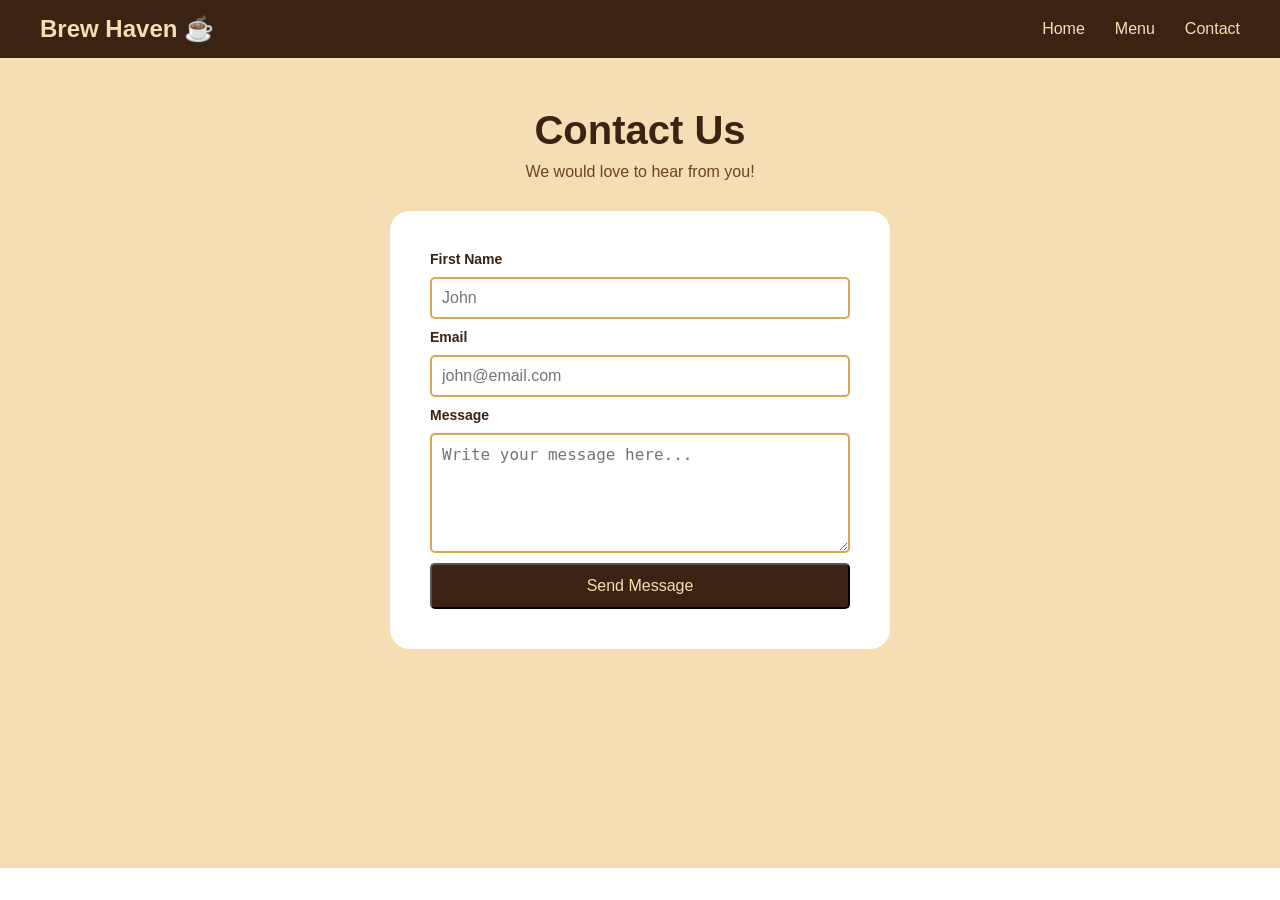
<file: projects/brew-haven-cafe/contact.html>
<!DOCTYPE html>
<html lang="en">
    <head>
        <meta charset="UTF-8">
        <meta name="viewport" content="width=device-width, initial-scale=1.0">
        <title>Contact - Brew Haven</title>
        <link rel="stylesheet" href="style.css">
    </head>
    <body>

       
        <nav class="navbar">
            <div class="logo">Brew Haven ☕</div>
            <ul class="nav-links">
                <li><a href="index.html">Home</a></li>
                <li><a href="menu.html">Menu</a></li>
                <li><a href="contact.html">Contact</a></li>
            </ul>
        </nav>

       
        <div class="contact-section">

            <h1>Contact Us</h1>
            <p>We would love to hear from you!</p>

         
            <form class="contact-form">

               
                <label for="fname">First Name</label>
                <input type="text" id="fname" name="fname" placeholder="John">

               
                <label for="femail">Email</label>
                <input type="email" id="femail" name="femail" placeholder="john@email.com">

              
                <label for="message">Message</label>
                <textarea id="message" name="message" placeholder="Write your message here..."></textarea>

               
                <button type="submit" class="btn">Send Message</button>

            </form>
        </div>

    </body>
</html>
</file>
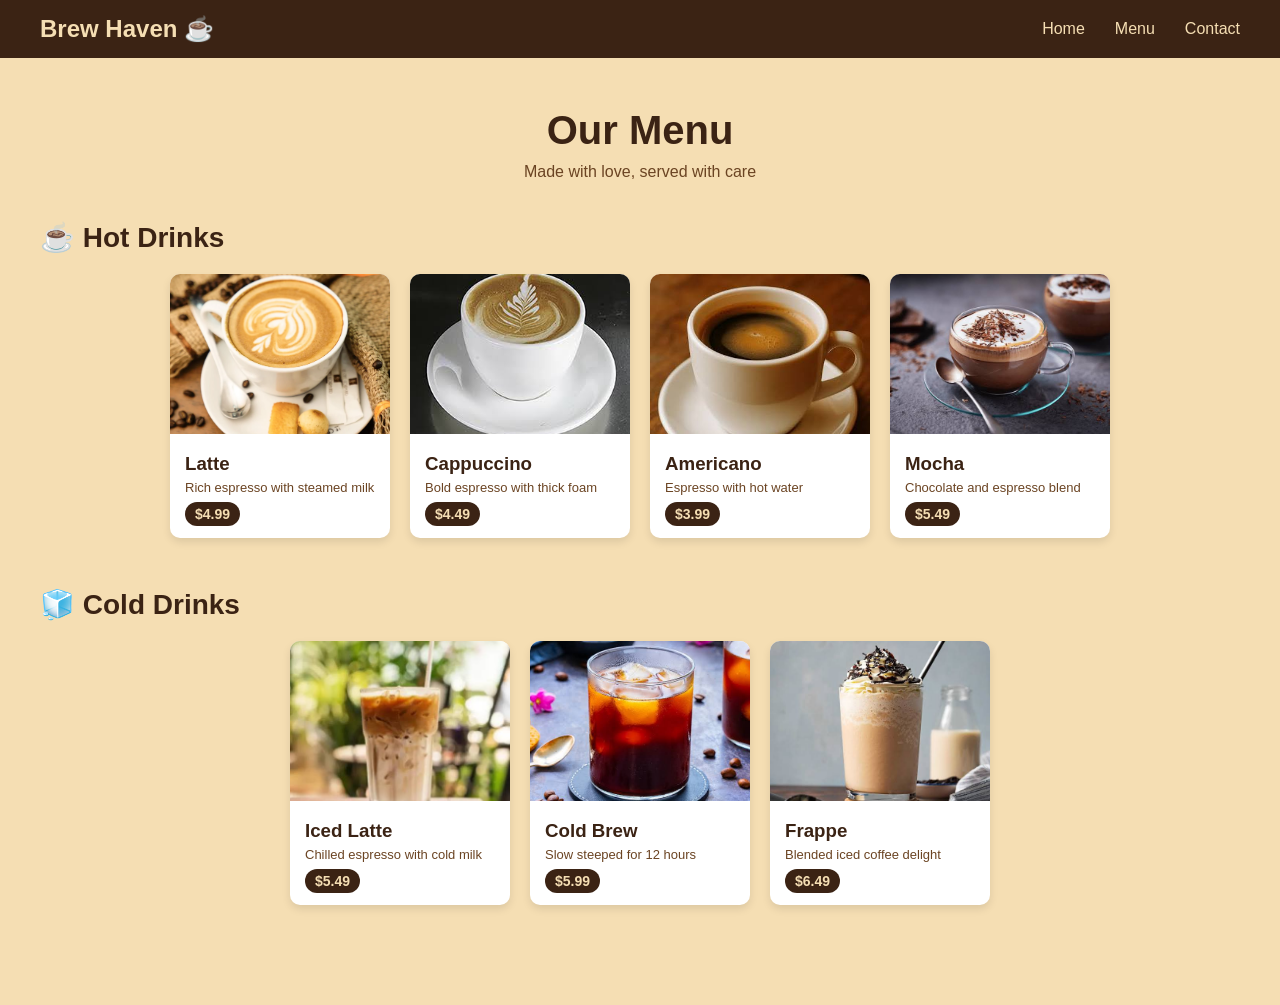
<file: projects/brew-haven-cafe/menu.html>
<!DOCTYPE html>
<html lang="en">
    <head>
        <meta charset="UTF-8">
        <meta name="viewport" content="width=device-width, initial-scale=1.0">
        <title>Menu - Brew Haven</title>
        <link rel="stylesheet" href="style.css">
    </head>
    <body>

     
        <nav class="navbar">
            <div class="logo">Brew Haven ☕</div>
            <ul class="nav-links">
                <li><a href="index.html">Home</a></li>
                <li><a href="menu.html">Menu</a></li>
                <li><a href="contact.html">Contact</a></li>
            </ul>
        </nav>

       
        <div class="menu-section">

            <h1>Our Menu</h1>
            <p>Made with love, served with care</p>

           
            <h2 class="category-title">☕ Hot Drinks</h2>
            <div class="cards-container">

              
                <div class="card">
                    <img src="images/latte.jpg" alt="Latte">
                    <div class="card-info">
                        <h3>Latte</h3>
                        <p>Rich espresso with steamed milk</p>
                        <span class="price">$4.99</span>
                    </div>
                </div>

             
                <div class="card">
                    <img src="images/cappuccino.jpg" alt="Cappuccino">
                    <div class="card-info">
                        <h3>Cappuccino</h3>
                        <p>Bold espresso with thick foam</p>
                        <span class="price">$4.49</span>
                    </div>
                </div>

              
                <div class="card">
                    <img src="images/americano.jpg" alt="Americano">
                    <div class="card-info">
                        <h3>Americano</h3>
                        <p>Espresso with hot water</p>
                        <span class="price">$3.99</span>
                    </div>
                </div>

             
                <div class="card">
                    <img src="images/mocha.jpg" alt="Mocha">
                    <div class="card-info">
                        <h3>Mocha</h3>
                        <p>Chocolate and espresso blend</p>
                        <span class="price">$5.49</span>
                    </div>
                </div>

            </div>

          
            <h2 class="category-title">🧊 Cold Drinks</h2>
            <div class="cards-container">

               
                <div class="card">
                    <img src="images/iced-latte.jpg" alt="Iced Latte">
                    <div class="card-info">
                        <h3>Iced Latte</h3>
                        <p>Chilled espresso with cold milk</p>
                        <span class="price">$5.49</span>
                    </div>
                </div>

                <div class="card">
                    <img src="images/cold-brew.jpg" alt="Cold Brew">
                    <div class="card-info">
                        <h3>Cold Brew</h3>
                        <p>Slow steeped for 12 hours</p>
                        <span class="price">$5.99</span>
                    </div>
                </div>

               
                <div class="card">
                    <img src="images/frappe.jpg" alt="Frappe">
                    <div class="card-info">
                        <h3>Frappe</h3>
                        <p>Blended iced coffee delight</p>
                        <span class="price">$6.49</span>
                    </div>
                </div>

            </div>
        </div>

    </body>
</html>
</file>
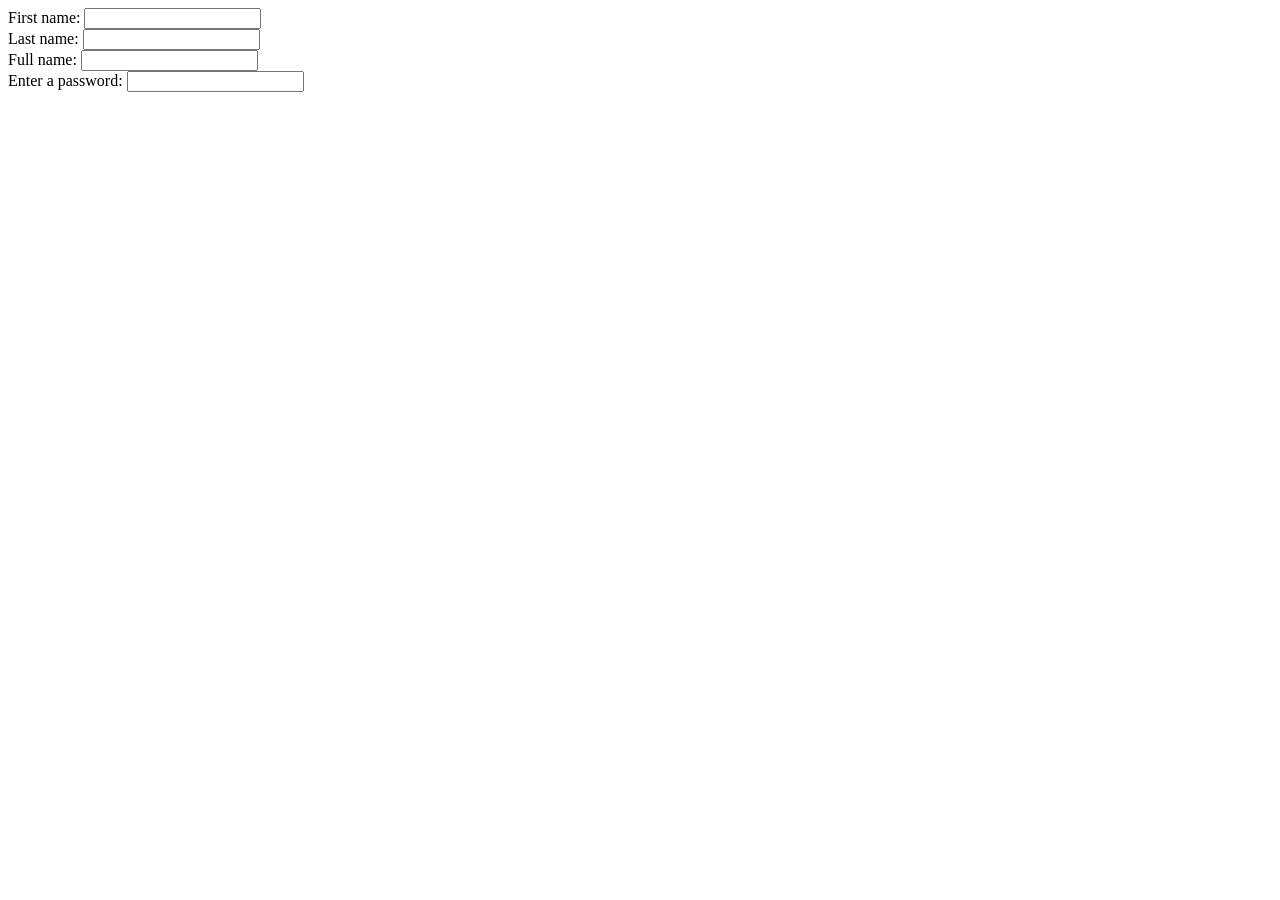
<file: projects/Student_Log_In_page/Frontend/signup.html>
<!DOCTYPE html>
<html lang="en">

    <head>
        <title>Sign-up</title>
    </head>
    <body>
        <form>
            <label for="fname">First name:</label>
            <input type="text"  id="fname" name="fname"><br>
            <label for="lname">Last name:</label>
            <input type="text"  id="lname" name="lname"><br>
            <label for="flname">Full name:</label>
            <input type="text" name="" id="flname" name="flname"><br>
            <label for="password">Enter a password:</label>
            <input type="password" name="password" id="password">
        </form>
    </body>
</html>
</file>
<file: projects/brew-haven-cafe/style.css>
* {
    margin: 0;
    padding: 0;
    box-sizing: border-box;
}

body {
    font-family: Arial, sans-serif;
}


.navbar {
    display: flex;                  
    justify-content: space-between; 
    align-items: center;            
    background-color: #3b2314;     
    padding: 15px 40px;
}

.logo {
    color: #f5deb3;      
    font-size: 24px;
    font-weight: bold;
}

.nav-links {
    list-style: none;  
    display: flex;
    gap: 30px;          
}

.nav-links a {
    color: #f5deb3;
    text-decoration: none;  
    font-size: 16px;
}

.nav-links a:hover {
    color: #d4a855;        
}


.hero-section {
    background-color: #f5deb3;
    height: 90vh;                
    display: flex;
    flex-direction: column;     
    justify-content: center;     
    align-items: center;         
    text-align: center;
}

.hero-section h1 {
    font-size: 48px;
    color: #3b2314;
    margin-bottom: 15px;
}

.hero-section p {
    font-size: 20px;
    color: #6b4423;
    margin-bottom: 30px;
}


.btn {
    background-color: #3b2314;
    color: #f5deb3;
    padding: 12px 30px;
    text-decoration: none;
    border-radius: 5px;
    font-size: 16px;
}

.btn:hover {
    background-color: #d4a855;
    color: #3b2314;
}


.contact-section {
    display: flex;
    flex-direction: column;
    align-items: center;        
    padding: 50px 20px;
    background-color: #f5deb3;
    min-height: 90vh;
}

.contact-section h1 {
    color: #3b2314;
    font-size: 40px;
    margin-bottom: 10px;
}

.contact-section p {
    color: #6b4423;
    margin-bottom: 30px;
}


.contact-form {
    background-color: white;
    padding: 40px;
    border-radius: 20px;
    width: 100%;
    max-width: 500px;          
    display: flex;
    flex-direction: column;    
    gap: 10px;                  
}


.contact-form label {
    color: #3b2314;
    font-weight: bold;
    font-size: 14px;
}


.contact-form input,
.contact-form textarea {
    padding: 10px;
    border: 2px solid #d4a855;
    border-radius: 5px;
    font-size: 16px;
    outline: none;            
}

.contact-form input:focus,
.contact-form textarea:focus {
    border-color: #3b2314;     
}


.contact-form textarea {
    height: 120px;
    resize: vertical;         
}


.menu-section {
    background-color: #f5deb3;
    min-height: 90vh;
    padding: 50px 40px;
    text-align: center;
}

.menu-section h1 {
    color: #3b2314;
    font-size: 40px;
    margin-bottom: 10px;
}

.menu-section p {
    color: #6b4423;
    margin-bottom: 40px;
}

.category-title {
    color: #3b2314;
    font-size: 28px;
    margin-bottom: 20px;
    text-align: left;      
}


.cards-container {
    display: flex;          
    flex-wrap: wrap;        
    gap: 20px;             
    margin-bottom: 50px;
    justify-content: center;
}


.card {
    background-color: white;
    border-radius: 10px;
    width: 220px;
    overflow: hidden;      
    box-shadow: 0 4px 8px rgba(0,0,0,0.1); 
    transition: transform 0.3s; 
}

.card:hover {
    transform: translateY(-8px); 
}

.card img {
    width: 100%;           
    height: 160px;
    object-fit: cover;      
}

.card-info {
    padding: 15px;
    text-align: left;
}

.card-info h3 {
    color: #3b2314;
    margin-bottom: 5px;
}

.card-info p {
    color: #6b4423;
    font-size: 13px;
    margin-bottom: 10px;
}


.price {
    background-color: #3b2314;
    color: #f5deb3;
    padding: 4px 10px;
    border-radius: 20px;    
    font-size: 14px;
    font-weight: bold;
}
</file>
